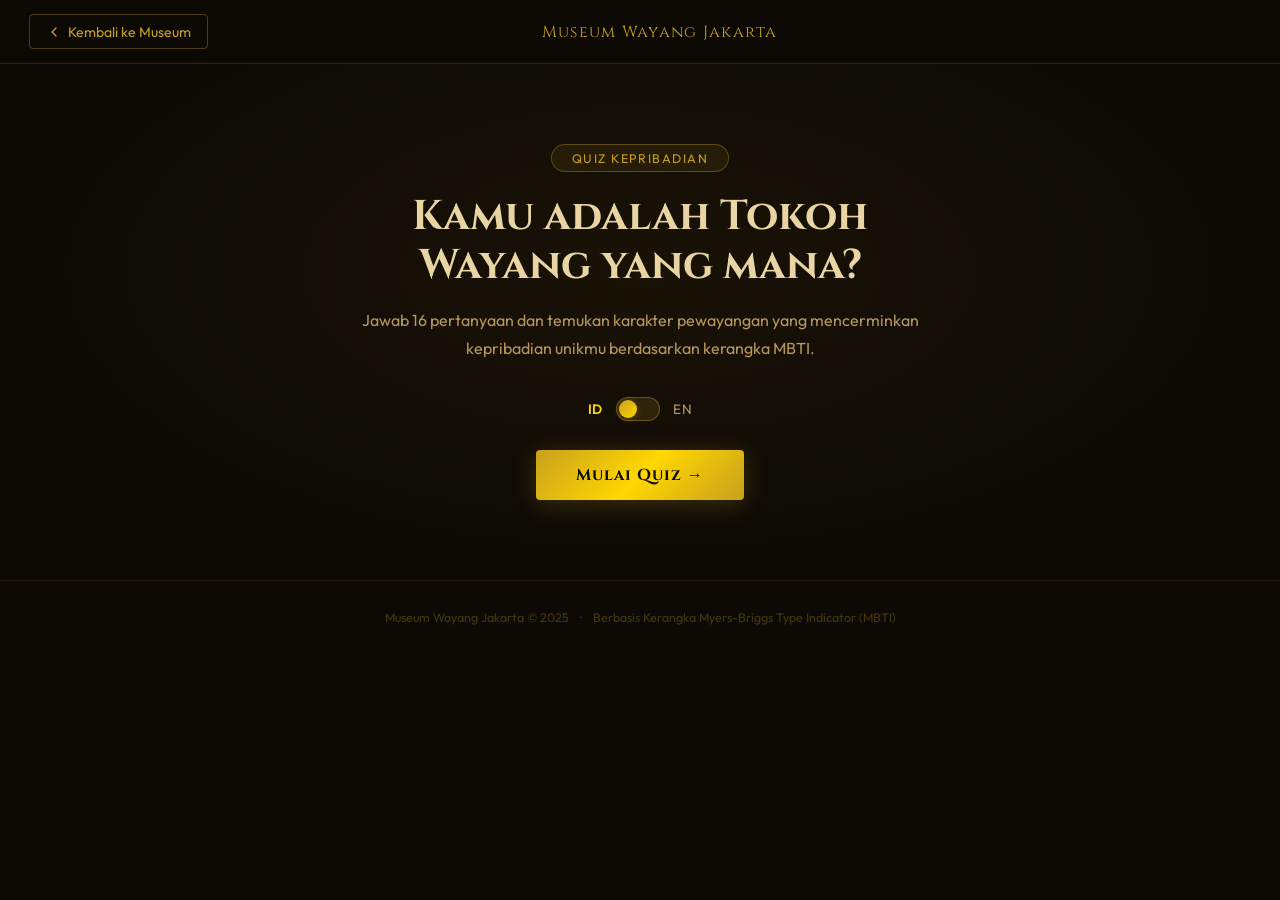
<file: mbti-wayang/index.html>
<!DOCTYPE html>
<html lang="id">
<head>
    <meta charset="UTF-8">
  <link rel="icon" type="image/png" href="../assets/video/logo.PNG" />
    <meta name="viewport" content="width=device-width, initial-scale=1.0">
    <title>Quiz MBTI Wayang — Museum Wayang Jakarta</title>
    <link href="https://fonts.googleapis.com/css2?family=Cinzel:wght@400;700&family=Outfit:wght@300;400;600&display=swap" rel="stylesheet">
    <link rel="stylesheet" href="style.css" />
<!-- Google tag (gtag.js) -->
<script async src="https://www.googletagmanager.com/gtag/js?id=G-3VFEQFNBBJ"></script>
<script>
  window.dataLayer = window.dataLayer || [];
  function gtag(){dataLayer.push(arguments);}
  gtag('js', new Date());
  gtag('config', 'G-3VFEQFNBBJ');
</script>
</head>
<body>
    <header class="site-header">
        <button class="back-btn" onclick="window.location.href='../index.html'">
          <svg viewBox="0 0 24 24" fill="none" stroke="currentColor" stroke-width="2" stroke-linecap="round" width="16" height="16"><polyline points="15 18 9 12 15 6"/></svg>
          Kembali ke Museum
        </button>
        <div class="header-title">Museum Wayang Jakarta</div>
        <div class="header-spacer"></div>
    </header>
    
    <main>
        <section id="heroScreen" class="hero">
            <div class="hero-content">
                <div class="hero-badge">Quiz Kepribadian</div>
                <h1 class="hero-title">Kamu adalah Tokoh Wayang yang mana?</h1>
                <p class="hero-sub">Jawab 16 pertanyaan dan temukan karakter pewayangan yang mencerminkan kepribadian unikmu berdasarkan kerangka MBTI.</p>
                <div class="lang-toggle" id="langToggle">
                    <span class="lang-option active" data-lang="id">ID</span>
                    <div class="lang-slider-track" id="langSliderTrack">
                        <div class="lang-slider-thumb"></div>
                    </div>
                    <span class="lang-option" data-lang="en">EN</span>
                </div>
                <button id="startBtn" class="btn-start">Mulai Quiz &rarr;</button>
            </div>
        </section>

        <section id="quizScreen" class="quiz-container hidden">
            <div class="progress-bar">
                <div class="progress-label">
                    <span>Pertanyaan <span id="qNum">1</span> dari 16</span>
                    <span id="qDim" class="dim-badge">E / I</span>
                </div>
                <div class="progress-track">
                    <div id="progressFill" class="progress-fill"></div>
                </div>
            </div>
            
            <div id="questionCard" class="question-card">
                <h2 id="questionText" class="question-text">Pertanyaan</h2>
                <div class="choices">
                    <button id="choiceABtn" class="choice-btn">
                        <span class="choice-letter">A</span>
                        <span id="choiceAText">Pilihan A</span>
                    </button>
                    <button id="choiceBBtn" class="choice-btn">
                        <span class="choice-letter">B</span>
                        <span id="choiceBText">Pilihan B</span>
                    </button>
                </div>
                <button id="backBtn" class="nav-ghost-btn hidden">&larr; Sebelumnya</button>
            </div>
        </section>

        <section id="resultScreen" class="result-screen hidden">
            <div class="result-card">
                <div class="result-ornament-top">
                    <svg viewBox="0 0 200 30" xmlns="http://www.w3.org/2000/svg">
                        <line x1="0" y1="15" x2="75" y2="15" stroke="rgba(200,160,30,0.45)" stroke-width="1"/>
                        <polygon points="100,3 115,15 100,27 85,15" fill="none" stroke="rgba(200,160,30,0.7)" stroke-width="1.2"/>
                        <line x1="125" y1="15" x2="200" y2="15" stroke="rgba(200,160,30,0.45)" stroke-width="1"/>
                    </svg>
                </div>
                <div id="resultType" class="result-mbti-type">MBTI</div>
                <div id="resultArchetype" class="result-archetype">Archetype</div>
                <div class="result-character-wrap">
                    <div class="result-character-frame"><span id="resultIcon"></span></div>
                    <div id="resultCharName" class="result-character-name">Nama Karakter</div>
                    <div id="resultCharSubtitle" class="result-character-subtitle">Subtitle</div>
                </div>
                <p id="resultDesc" class="result-desc"></p>
                <div class="result-quote-wrap">
                    <p id="resultQuote" class="result-quote"></p>
                    <p id="resultQuoteAttr" class="result-quote-attr"></p>
                </div>
                <div id="resultTraits" class="result-traits"></div>
                <div class="mbti-explanation" id="mbtiExplanation">
                    <div class="mbti-explanation-title" id="mbtiExplanationTitle">Tentang Tipe MBTI-mu</div>
                    <p class="mbti-explanation-text" id="mbtiExplanationText"></p>
                </div>
                <div class="result-actions">
                    <button id="photoBoothBtn" class="btn-primary">Abadikan di Photo Booth</button>
                    <button id="retakeBtn" class="btn-secondary">Ulangi Quiz</button>
                </div>
            </div>
        </section>
    </main>

    <footer class="site-footer">
        <span>Museum Wayang Jakarta &copy; 2025</span>
        <span class="footer-sep">&middot;</span>
        <span>Berbasis Kerangka Myers-Briggs Type Indicator (MBTI)</span>
    </footer>

    <script src="lang.js"></script>
    <script src="quiz.js"></script>
</body>
</html>
</file>
<file: mbti-wayang/style.css>
*,*::before,*::after{box-sizing:border-box;margin:0;padding:0}
:root{--gold:#c8a01e;--gold-b:#ffd700;--bg:#0d0a06;--bg2:#120d04;--text:#e8d5a3;--dim:#b8985a}
body{font-family:"Outfit",sans-serif;background:var(--bg);color:var(--text);min-height:100vh;display:flex;flex-direction:column}
.gold{color:var(--gold-b)}
.hidden{display:none!important}
.site-header{display:flex;align-items:center;justify-content:space-between;padding:.9rem 1.8rem;background:rgba(13,10,6,.97);border-bottom:1px solid rgba(200,160,30,.18);position:sticky;top:0;z-index:100}
.back-btn{display:flex;align-items:center;gap:.4rem;background:transparent;border:1px solid rgba(200,160,30,.35);color:var(--gold);padding:.45rem 1rem;border-radius:4px;cursor:pointer;font-family:"Outfit",sans-serif;font-size:.875rem;transition:all .2s}
.back-btn:hover{background:rgba(200,160,30,.1);border-color:var(--gold)}
.header-title{font-family:"Cinzel",serif;font-size:1rem;color:var(--gold);letter-spacing:.08em}
.header-spacer{width:140px}
.hero{flex:1;display:flex;align-items:center;justify-content:center;padding:5rem 1.5rem;background:radial-gradient(ellipse at 50% 40%,rgba(160,100,8,.09) 0%,transparent 65%)}
.hero-content{text-align:center;max-width:620px}
.hero-badge{display:inline-block;background:rgba(200,160,30,.09);border:1px solid rgba(200,160,30,.35);border-radius:999px;padding:.35rem 1.2rem;font-size:.78rem;color:var(--gold);letter-spacing:.12em;text-transform:uppercase;margin-bottom:1.2rem}
.hero-title{font-family:"Cinzel",serif;font-size:2.6rem;line-height:1.2;margin-bottom:1rem}
.hero-sub{color:var(--dim);font-size:1rem;line-height:1.7;margin-bottom:2.2rem}
.btn-start{display:inline-flex;align-items:center;gap:.4rem;background:linear-gradient(135deg,#c8a01e,#ffd700,#c8a01e);color:#0d0a06;font-family:"Cinzel",serif;font-weight:700;font-size:1rem;padding:.9rem 2.5rem;border:none;border-radius:4px;cursor:pointer;letter-spacing:.06em;box-shadow:0 4px 24px rgba(200,160,30,.25);transition:transform .15s,box-shadow .15s}
.btn-start:hover{transform:translateY(-2px);box-shadow:0 8px 32px rgba(200,160,30,.4)}
.quiz-container{flex:1;max-width:720px;width:100%;margin:0 auto;padding:2.5rem 1.2rem}
.progress-label{display:flex;justify-content:space-between;align-items:center;margin-bottom:.6rem;font-size:.85rem;color:var(--dim)}
.dim-badge{background:rgba(200,160,30,.1);border:1px solid rgba(200,160,30,.3);border-radius:999px;padding:.2rem .8rem;color:var(--gold);font-size:.75rem;letter-spacing:.08em}
.progress-track{background:rgba(255,255,255,.08);height:4px;border-radius:2px;margin-bottom:2rem;overflow:hidden}
.progress-fill{background:linear-gradient(90deg,#c8a01e,#ffd700);height:100%;width:0%;transition:width .35s ease;border-radius:2px}
.question-card{background:rgba(255,255,255,.035);border:1px solid rgba(200,160,30,.2);border-radius:12px;padding:2.5rem}
.question-text{font-family:"Cinzel",serif;font-size:1.25rem;text-align:center;margin-bottom:2rem;line-height:1.5}
.choices{display:flex;flex-direction:column;gap:1rem}
.choice-btn{width:100%;background:rgba(255,255,255,.025);border:1px solid rgba(200,160,30,.22);padding:1.2rem 1.2rem;border-radius:8px;cursor:pointer;display:flex;align-items:center;gap:1rem;color:var(--text);font-family:"Outfit",sans-serif;font-size:.975rem;text-align:left;transition:all .2s}
.choice-btn:hover{border-color:var(--gold-b);background:rgba(200,160,30,.09)}
.choice-letter{background:var(--gold);color:#0d0a06;border-radius:50%;width:32px;height:32px;display:inline-flex;align-items:center;justify-content:center;font-weight:700;flex-shrink:0}
.nav-ghost-btn{background:transparent;border:none;color:var(--dim);cursor:pointer;font-size:.875rem;margin-top:1.5rem;padding:.4rem .5rem;transition:color .2s}
.nav-ghost-btn:hover{color:var(--gold)}
.result-screen{flex:1;padding:2.5rem 1rem}
.result-card{background:linear-gradient(180deg,#120d04 0%,#0d0a06 100%);border:1px solid rgba(200,160,30,.45);border-radius:16px;padding:3rem 2.5rem;max-width:720px;margin:0 auto}
.result-ornament-top{text-align:center;margin-bottom:2rem}
.result-mbti-type{font-family:"Cinzel",serif;font-size:4rem;color:var(--gold-b);text-align:center;line-height:1;margin-bottom:.4rem;text-shadow:0 0 30px rgba(255,215,0,.3)}
.result-archetype{text-align:center;font-size:1rem;letter-spacing:.2em;text-transform:uppercase;color:var(--dim);margin-bottom:2rem}
.result-character-wrap{text-align:center;margin-bottom:2rem}
.result-character-frame{width:110px;height:110px;border:2px solid var(--gold);border-radius:50%;background:rgba(200,160,30,.08);margin:0 auto 1rem;display:flex;align-items:center;justify-content:center;font-size:3.5rem;box-shadow:0 0 24px rgba(200,160,30,.15)}
.result-character-name{font-family:"Cinzel",serif;font-size:2rem;color:var(--gold-b);margin-bottom:.4rem}
.result-character-subtitle{color:var(--dim);font-size:.95rem}
.result-desc{line-height:1.85;color:#d4b896;margin:2rem 0;white-space:pre-line;font-size:.975rem}
.result-quote-wrap{border-left:3px solid var(--gold);padding-left:1.5rem;margin:2rem 0}
.result-quote{font-style:italic;font-size:1.05rem;margin-bottom:.5rem}
.result-quote-attr{color:rgba(200,160,30,.75);font-size:.875rem}
.result-traits{display:flex;flex-wrap:wrap;gap:.5rem;margin:2rem 0;justify-content:center}
.trait-chip{background:rgba(200,160,30,.09);border:1px solid rgba(200,160,30,.35);border-radius:999px;padding:.4rem 1rem;font-size:.82rem;color:var(--gold)}
.result-actions{display:flex;gap:.8rem;justify-content:center;flex-wrap:wrap;margin-top:2.5rem}
.btn-primary{display:inline-flex;align-items:center;gap:.4rem;background:linear-gradient(135deg,#c8a01e,#ffd700);color:#0d0a06;font-family:"Cinzel",serif;font-weight:700;font-size:.9rem;padding:.8rem 2rem;border:none;border-radius:4px;cursor:pointer;letter-spacing:.05em;transition:transform .15s}
.btn-primary:hover{transform:translateY(-2px)}
.btn-secondary{border:1px solid rgba(200,160,30,.4);color:var(--gold);background:transparent;font-family:"Outfit",sans-serif;padding:.8rem 2rem;border-radius:4px;cursor:pointer;font-size:.9rem;transition:all .2s}
.btn-secondary:hover{background:rgba(200,160,30,.08);border-color:var(--gold)}
.lang-toggle{display:flex;align-items:center;gap:.8rem;justify-content:center;margin-bottom:1.8rem}
.lang-option{font-size:.85rem;color:var(--dim);cursor:pointer;letter-spacing:.06em;transition:color .2s;user-select:none;font-weight:400}
.lang-option.active{color:var(--gold-b);font-weight:600}
.lang-slider-track{width:44px;height:24px;background:rgba(200,160,30,.15);border:1px solid rgba(200,160,30,.4);border-radius:12px;position:relative;cursor:pointer;transition:background .25s}
.lang-slider-track:hover{background:rgba(200,160,30,.22)}
.lang-slider-thumb{width:18px;height:18px;background:linear-gradient(135deg,#c8a01e,#ffd700);border-radius:50%;position:absolute;top:2px;left:2px;transition:left .25s ease;box-shadow:0 1px 6px rgba(200,160,30,.35)}
.lang-slider-track.en .lang-slider-thumb{left:22px}
.mbti-explanation{margin:2rem 0;padding:1.5rem;background:rgba(200,160,30,.05);border:1px solid rgba(200,160,30,.2);border-radius:10px}
.mbti-explanation-title{font-family:"Cinzel",serif;font-size:1.05rem;color:var(--gold-b);margin-bottom:1rem;text-align:center;letter-spacing:.06em}
.mbti-explanation-text{color:#d4b896;line-height:1.85;font-size:.95rem;white-space:pre-line}
.site-footer{text-align:center;padding:1.8rem;color:rgba(200,160,30,.3);font-size:.78rem;border-top:1px solid rgba(200,160,30,.1)}
.footer-sep{margin:0 .5rem}
@media(max-width:600px){.hero-title{font-size:1.75rem}.result-mbti-type{font-size:3rem}.result-character-name{font-size:1.5rem}.result-card{padding:1.8rem 1.2rem}.question-card{padding:1.8rem 1.2rem}.header-title{display:none}.header-spacer{display:none}}
</file>
